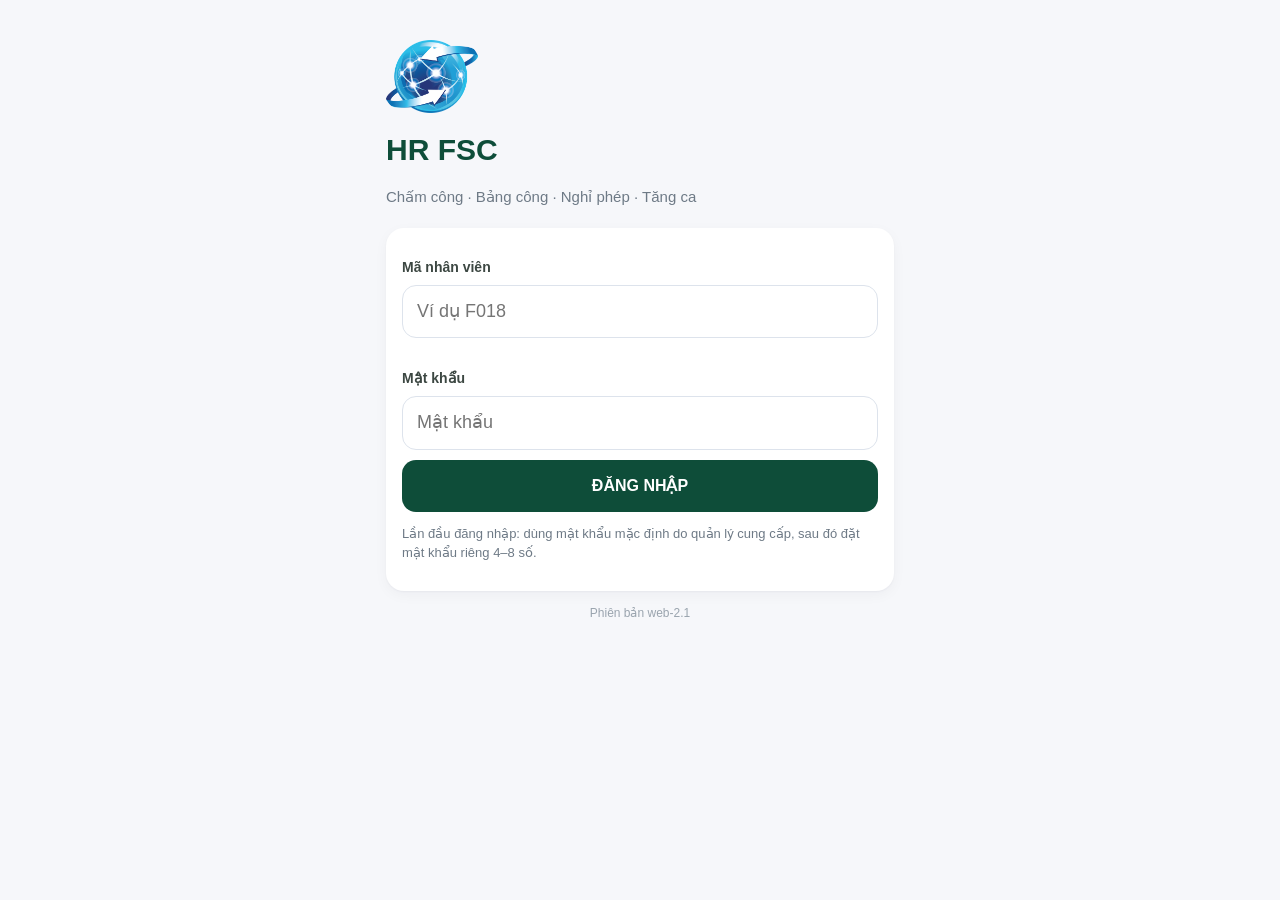
<file: app/index.html>
<!doctype html>
<html lang="vi">
<head>
<meta charset="utf-8">
<meta name="viewport" content="width=device-width, initial-scale=1, viewport-fit=cover, user-scalable=no">
<meta name="theme-color" content="#ffffff">
<meta name="apple-mobile-web-app-capable" content="yes">
<meta name="mobile-web-app-capable" content="yes">
<meta name="apple-mobile-web-app-status-bar-style" content="default">
<meta name="apple-mobile-web-app-title" content="HR FSC">
<title>HR FSC</title>
<link rel="manifest" href="manifest.webmanifest?v=3">
<link rel="icon" href="icon-192.png?v=3" type="image/png">
<link rel="apple-touch-icon" href="icon-180.png?v=3">
<link rel="stylesheet" href="app.css?v=25">
</head>
<body>
<div id="app"></div>
<nav id="nav" hidden></nav>
<div id="modal"></div>
<div id="toast"></div>
<script src="app.js?v=29"></script>
</body>
</html>
</file>
<file: app/app.css>
/* FSC Chấm Công – giao diện theo Mẫu HR FSC (10/11/2026) */
:root {
  --g900: #0A3B2C; --g800: #0E4D39; --g700: #11654B; --g600: #14795A; --g500: #1E8E69; --g100: #DDF5E9; --g50: #EFFAF4;
  --lav: #EEF1FA; --lav2: #F5F7FC; --line: #E4E8F0; --ink: #16201B; --ink2: #3C4742; --muted: #6E7A86; --faint: #9AA4AE;
  --red: #C62F2F; --red50: #FDECEC; --amber: #B26A00; --amber50: #FFF4DE; --blue50: #EAF1FF; --blue: #2F5BD3;
  --card: #fff; --bg: #F6F7FA; --r: 18px;
}
* { box-sizing: border-box; -webkit-tap-highlight-color: transparent; }
html, body { margin: 0; background: var(--bg); color: var(--ink); font: 15px/1.42 -apple-system, BlinkMacSystemFont, "SF Pro Text", "Inter", "Segoe UI", Roboto, sans-serif; }
body { min-height: 100vh; -webkit-font-smoothing: antialiased; }
button { font: inherit; color: inherit; cursor: pointer; }
input, textarea, select { font: inherit; }
svg.i { width: 20px; height: 20px; flex: none; stroke: currentColor; fill: none; stroke-width: 2; stroke-linecap: round; stroke-linejoin: round; vertical-align: middle; }
svg.i.s { width: 16px; height: 16px; }
svg.i.l { width: 26px; height: 26px; }
.hidden { display: none !important; }
.muted { color: var(--muted); } .faint { color: var(--faint); } .green { color: var(--g700); } .red { color: var(--red); } .amber { color: var(--amber); }
.small { font-size: 13px; } .xs { font-size: 12px; } .b { font-weight: 700; } .num { font-variant-numeric: tabular-nums; }
.row { display: flex; align-items: center; gap: 10px; } .row.top { align-items: flex-start; } .sp { flex: 1; min-width: 0; }
.wrap { max-width: 540px; margin: 0 auto; }

/* Đầu trang */
.hdr { position: sticky; top: 0; z-index: 7; background: rgba(255,255,255,.96); backdrop-filter: blur(8px); -webkit-backdrop-filter: blur(8px);
  padding: calc(10px + env(safe-area-inset-top)) 16px 10px; border-bottom: 1px solid #EEF0F4; }
.hdr .wrap { display: flex; align-items: center; gap: 12px; }
.ava { width: 42px; height: 42px; border-radius: 50%; background: var(--g800); color: #fff; display: grid; place-items: center; flex: none; }
.ava.lg { width: 64px; height: 64px; font-size: 22px; font-weight: 700; }
.hdr .nm { font-size: 18px; font-weight: 700; white-space: nowrap; overflow: hidden; text-overflow: ellipsis; }
.hdr .sub { font-size: 13px; color: var(--muted); white-space: nowrap; overflow: hidden; text-overflow: ellipsis; }
.chip { display: inline-flex; align-items: center; gap: 5px; border-radius: 999px; padding: 2px 9px; font-size: 12.5px; font-weight: 600; background: var(--g100); color: var(--g800); white-space: nowrap; }
.chip.gray { background: #EDEFF3; color: var(--ink2); } .chip.red { background: var(--red50); color: var(--red); } .chip.amber { background: var(--amber50); color: var(--amber); }
.chip.blue { background: var(--blue50); color: var(--blue); } .chip.dark { background: var(--g900); color: #fff; } .chip.line { background: #fff; border: 1px solid var(--line); color: var(--ink2); }
.chip .dot { width: 7px; height: 7px; border-radius: 50%; background: currentColor; }
.bell { position: relative; background: none; border: 0; padding: 6px; color: var(--ink); }
.bell .dot { position: absolute; top: 4px; right: 4px; width: 9px; height: 9px; border-radius: 50%; background: #E53935; border: 2px solid #fff; }

/* Trang */
.page { padding: 14px 16px calc(98px + env(safe-area-inset-bottom)); }
.page.plain { padding-bottom: calc(30px + env(safe-area-inset-bottom)); }
.card { background: var(--card); border-radius: var(--r); padding: 16px; margin-bottom: 14px; box-shadow: 0 1px 2px rgba(16,24,40,.04), 0 4px 14px rgba(16,24,40,.04); }
.card.flat { box-shadow: none; border: 1px solid var(--line); }
.lbl { font-size: 12.5px; font-weight: 700; color: var(--ink2); letter-spacing: .05em; text-transform: uppercase; }
.lbl.green { color: var(--g700); }
h2.t { font-size: 18px; margin: 0; font-weight: 700; display: flex; align-items: center; gap: 8px; }
h3.t { font-size: 16px; margin: 0; font-weight: 700; }
.tile { width: 40px; height: 40px; border-radius: 12px; display: grid; place-items: center; background: var(--g100); color: var(--g700); flex: none; }
.tile.lav { background: var(--lav); color: var(--ink2); }
.tile.dark { background: var(--g800); color: #fff; }

/* Đồng hồ */
.clockc { text-align: center; background: linear-gradient(180deg, #fff 0%, #F3F9F6 100%); }
.clockc .k { font-size: 13px; font-weight: 700; letter-spacing: .08em; color: var(--g700); display: flex; justify-content: center; align-items: center; gap: 6px; }
.clockc .k .dot { width: 8px; height: 8px; border-radius: 50%; background: var(--g500); }
.clock { font-size: 52px; font-weight: 800; letter-spacing: .01em; color: var(--g900); font-variant-numeric: tabular-nums; line-height: 1.15; margin: 2px 0; }
.clockc .d { color: var(--ink2); font-size: 15px; display: flex; justify-content: center; align-items: center; gap: 8px; }

/* Vị trí */
.locbtn { margin-left: auto; background: var(--lav); border: 0; border-radius: 12px; padding: 8px 12px; color: var(--g700); font-weight: 600; display: inline-flex; gap: 6px; align-items: center; }
.radar { position: relative; overflow: hidden; margin-top: 14px; background: var(--lav); border-radius: 14px; padding: 16px; display: flex; gap: 12px; align-items: center; min-height: 92px; }
.radar::before, .radar::after { content: ""; position: absolute; left: 50%; top: 50%; border: 1px solid rgba(17,101,75,.13); border-radius: 50%; transform: translate(-50%, -50%); }
.radar::before { width: 150px; height: 150px; } .radar::after { width: 250px; height: 250px; }
.radar > * { position: relative; z-index: 1; }
.radar .wh { width: 54px; height: 54px; border-radius: 50%; background: var(--g800); color: #fff; display: grid; place-items: center; position: relative; flex: none; }
.radar .wh .st { position: absolute; top: 0; right: 0; width: 13px; height: 13px; border-radius: 50%; background: #2ECC71; border: 2px solid #fff; }
.radar.bad .wh { background: #8C96A0; } .radar.bad .wh .st { background: var(--red); }
.radar.warn .wh .st { background: #F2A900; }

/* Ca làm */
.bar { height: 9px; border-radius: 9px; background: #E9EDF5; overflow: hidden; }
.bar > i { display: block; height: 100%; border-radius: 9px; background: var(--g700); }
.bar.thin { height: 6px; }
.okbox { background: var(--lav); border-radius: var(--r); padding: 14px 16px; display: flex; align-items: center; gap: 12px; margin-bottom: 14px; }
.okbox .ck { width: 42px; height: 42px; border-radius: 50%; background: var(--g100); color: var(--g700); display: grid; place-items: center; flex: none; }

/* Nút chính */
.cta { width: 100%; border: 0; border-radius: 20px; padding: 16px 18px; display: flex; align-items: center; gap: 14px; text-align: left; color: #fff;
  background: linear-gradient(135deg, #0E5A43 0%, #0A3B2C 100%); box-shadow: 0 10px 24px rgba(10,59,44,.28); margin-bottom: 10px; }
.cta.in { background: linear-gradient(135deg, #15805F 0%, #0E4D39 100%); }
.cta:disabled { background: #B9C2CB; box-shadow: none; }
.cta .ic { width: 50px; height: 50px; border-radius: 50%; background: rgba(255,255,255,.14); display: grid; place-items: center; flex: none; }
.cta .tt { font-size: 21px; font-weight: 800; letter-spacing: .01em; }
.cta .ss { font-size: 13.5px; opacity: .85; font-weight: 600; }
.alt { display: block; width: 100%; background: none; border: 0; color: var(--g700); font-weight: 600; padding: 6px 0 14px; text-align: center; }
.alt:disabled { color: var(--faint); }

/* Danh sách */
.li { display: flex; align-items: center; gap: 12px; padding: 12px 0; border-bottom: 1px solid #F0F2F6; }
.li:last-child { border-bottom: 0; }
.li.hl { background: var(--lav); border-radius: 14px; padding: 12px; border: 0; margin: 4px 0; }
.li .ti { font-weight: 700; } .li .su { font-size: 13.5px; color: var(--ink2); }
.li .rt { text-align: right; } .li .rt .v { font-weight: 700; color: var(--g700); } .li .rt .w { font-size: 13px; color: var(--muted); }
.dblk { width: 46px; height: 50px; border-radius: 12px; background: var(--lav); display: flex; flex-direction: column; align-items: center; justify-content: center; flex: none; }
.dblk .w { font-size: 12px; color: var(--muted); font-weight: 600; } .dblk .n { font-size: 19px; font-weight: 800; line-height: 1.1; }
.dblk.sun { background: var(--g100); color: var(--g800); }
.note { display: flex; gap: 10px; align-items: flex-start; background: var(--lav); border-radius: 14px; padding: 12px; color: var(--ink2); font-size: 13.5px; }
.note.mint { background: var(--g50); }

/* Kỳ */
.kysel { display: flex; align-items: center; gap: 8px; padding: 10px; }
.kysel button { width: 42px; height: 42px; border-radius: 12px; border: 0; background: var(--lav); color: var(--g800); display: grid; place-items: center; }
.kysel button:disabled { color: #C3CAD2; background: #F3F5F8; }
.kysel .m { flex: 1; text-align: center; }
.kysel .m .a { font-size: 18px; font-weight: 800; display: flex; align-items: center; justify-content: center; gap: 6px; }

/* Thẻ thực nhận */
.hero { border-radius: 20px; padding: 16px 18px; color: #fff; background: radial-gradient(circle at 85% 70%, rgba(255,255,255,.08) 0 70px, transparent 71px), linear-gradient(135deg, #136B50 0%, #0A3B2C 100%); margin-bottom: 14px; box-shadow: 0 10px 22px rgba(10,59,44,.22); }
.hero .chip { background: rgba(255,255,255,.16); color: #fff; }
.hero .chip .dot { background: #6EE7A8; }
.hero .k { font-size: 13px; font-weight: 700; letter-spacing: .06em; opacity: .85; margin-top: 12px; }
.hero .v { font-size: 38px; font-weight: 800; line-height: 1.1; font-variant-numeric: tabular-nums; }
.hero .v small { font-size: 18px; text-decoration: underline; margin-left: 2px; }
.hero .f { display: flex; justify-content: space-between; gap: 8px; font-size: 13.5px; border-top: 1px solid rgba(255,255,255,.18); padding-top: 9px; margin-top: 10px; }
.hero .f b { color: #9FF0C4; }

/* Ô thống kê */
.stats2 { display: grid; grid-template-columns: 1fr 1fr; gap: 10px; }
.stats3 { display: grid; grid-template-columns: 1fr 1fr 1fr; gap: 8px; }
.st { background: var(--lav); border-radius: 14px; padding: 12px; min-width: 0; }
.st .k { font-size: 12.5px; font-weight: 700; color: var(--ink2); display: flex; align-items: center; gap: 6px; text-transform: uppercase; letter-spacing: .03em; }
.st .v { font-size: 28px; font-weight: 800; line-height: 1.15; font-variant-numeric: tabular-nums; }
.st .v small { font-size: 14px; font-weight: 600; color: var(--muted); }
.st .s { font-size: 12.5px; color: var(--muted); white-space: nowrap; overflow: hidden; text-overflow: ellipsis; }
.st.dark { background: var(--g900); color: #fff; } .st.dark .k, .st.dark .s, .st.dark .v small { color: #CFE9DD; }
.st.mint { background: var(--g50); border: 1px solid var(--g100); } .st.mint .k { color: var(--g700); } .st.mint .v { color: var(--g800); }
.st.w { background: #fff; border: 1px solid var(--line); }

/* Phân đoạn */
.seg { display: flex; background: #EAEEF5; border-radius: 14px; padding: 4px; gap: 4px; margin-bottom: 14px; }
.seg button { flex: 1; white-space: nowrap; font-size: 14.5px; border: 0; background: none; border-radius: 11px; padding: 10px 6px; font-weight: 600; color: var(--ink2); display: flex; justify-content: center; align-items: center; gap: 6px; }
.seg button.on { background: #fff; color: var(--g800); box-shadow: 0 1px 3px rgba(16,24,40,.08); }
.seg button .chip { padding: 0 7px; background: var(--g800); color: #fff; }
.seg.sm button { padding: 8px 4px; font-size: 14px; }

/* Phiếu lương */
.tbl .hd { display: flex; justify-content: space-between; font-size: 12.5px; font-weight: 700; color: var(--g700); letter-spacing: .05em; padding: 14px 2px 6px; text-transform: uppercase; }
.tbl .hd.k { color: var(--ink2); }
.tbl .r { display: flex; align-items: center; gap: 10px; background: var(--lav2); border-radius: 10px; padding: 9px 10px; margin-bottom: 5px; }
.tbl .r .l { flex: 1; min-width: 0; } .tbl .r .l .s { font-size: 12.5px; color: var(--muted); }
.tbl .r .a { font-weight: 600; font-variant-numeric: tabular-nums; white-space: nowrap; }
.tbl .r.info .a { color: var(--muted); font-weight: 500; font-size: 14px; }
.tbl .r.sum { background: var(--lav); font-weight: 700; font-size: 16px; }
.tbl .r.sum .a { color: var(--g700); font-weight: 800; }
.net { display: flex; align-items: center; background: var(--g50); border: 1px solid #BFE9D3; border-radius: 14px; padding: 12px 14px; margin-top: 12px; }
.net .k { font-weight: 700; color: var(--g700); font-size: 13px; letter-spacing: .04em; } .net .v { margin-left: auto; font-size: 24px; font-weight: 800; color: var(--g800); font-variant-numeric: tabular-nums; }
.sign { display: grid; grid-template-columns: 1fr 1fr; gap: 10px; margin-top: 12px; }
.sign > div { background: var(--lav); border-radius: 12px; padding: 10px; text-align: center; font-size: 13px; color: var(--ink2); }
.sign svg { color: var(--g700); margin-top: 4px; }
.btn { width: 100%; border: 0; border-radius: 14px; padding: 15px; font-weight: 700; font-size: 16px; display: flex; justify-content: center; align-items: center; gap: 10px; margin-top: 10px; }
.btn.pri { background: var(--g800); color: #fff; } .btn.pri:disabled { background: #B9C2CB; }
.btn.dark { background: var(--g900); color: #fff; letter-spacing: .02em; box-shadow: 0 8px 18px rgba(10,59,44,.2); }
.btn.dark:disabled { background: #B9C2CB; box-shadow: none; }
.btn.soft { background: var(--blue50); color: var(--ink2); font-weight: 600; font-size: 15px; }
.btn.line { background: #fff; border: 1px solid var(--line); color: var(--ink2); font-weight: 600; }
.btn.danger { background: var(--red50); color: var(--red); }

/* Bảng công: ngày */
.dayc { border-radius: 14px; background: #fff; border: 1px solid #EEF1F6; padding: 12px; margin-bottom: 10px; }
.dayc.sun { border-left: 4px solid var(--g700); }
.dayc.pend { opacity: .8; border-style: dashed; }
.dayc .tm { display: flex; gap: 16px; align-items: center; margin-top: 8px; padding-top: 8px; border-top: 1px solid #F1F3F7; font-size: 14px; color: var(--ink2); flex-wrap: wrap; }
.dayc .tm span { display: inline-flex; align-items: center; gap: 5px; }
.dayc .ot { margin-left: auto; }
.lock { display: flex; align-items: center; gap: 12px; background: #E9EEF2; border-radius: 16px; padding: 12px 14px; margin-bottom: 14px; }
.lock .tile { background: var(--g900); color: #fff; }

/* Biểu mẫu */
.fl { font-size: 14px; color: var(--ink2); font-weight: 600; margin: 14px 0 7px; display: flex; justify-content: space-between; align-items: center; }
.fl .rq { color: var(--red); }
.opts { display: grid; grid-template-columns: 1fr 1fr; gap: 8px; }
.opt { text-align: left; border: 1.5px solid transparent; background: var(--lav); border-radius: 14px; padding: 11px 12px; position: relative; }
.opt .a { font-weight: 600; } .opt .b2 { font-size: 13px; color: var(--muted); }
.opt.on { background: var(--g100); border-color: #9FDDBF; } .opt.on .a { color: var(--g800); }
.opt .ck { position: absolute; right: 10px; top: 50%; transform: translateY(-50%); width: 20px; height: 20px; border-radius: 50%; border: 2px solid #B9C2CB; }
.opt.on .ck { border-color: var(--g700); background: var(--g700); box-shadow: inset 0 0 0 3px var(--g100); }
.opt.full { grid-column: 1 / -1; display: flex; gap: 10px; align-items: center; }
.opt:disabled { opacity: .45; }
.fld { background: var(--lav); border-radius: 14px; padding: 9px 12px; border: 1.5px solid transparent; }
.fld:focus-within { border-color: #9FDDBF; background: #fff; }
.fld .k { font-size: 12.5px; color: var(--muted); }
.fld input, .fld textarea, .fld select { width: 100%; border: 0; background: transparent; padding: 3px 0; font-size: 18px; font-weight: 600; color: var(--ink); outline: 0; -webkit-appearance: none; appearance: none; min-height: 30px; }
.fld textarea { font-size: 15.5px; font-weight: 400; resize: none; }
.grid2 { display: grid; grid-template-columns: 1fr 1fr; gap: 8px; }
.pills { display: flex; gap: 8px; overflow-x: auto; padding-bottom: 4px; -webkit-overflow-scrolling: touch; }
.pills button { border: 0; background: var(--lav); border-radius: 999px; padding: 8px 13px; white-space: nowrap; font-size: 14px; }
.pills button.on { background: var(--g100); color: var(--g800); font-weight: 600; }
.sum { display: flex; align-items: center; gap: 8px; background: var(--lav); border-radius: 12px; padding: 10px 12px; margin-top: 8px; font-size: 14.5px; }
.err { color: var(--red); font-size: 14px; margin-top: 8px; white-space: pre-line; }
.inp { width: 100%; font-size: 18px; padding: 13px 14px; border: 1.5px solid #DDE3EC; border-radius: 14px; background: #fff; color: var(--ink); outline: 0; -webkit-appearance: none; }
.inp:focus { border-color: var(--g600); }

/* Đơn */
.req { background: var(--lav2); border-radius: 14px; padding: 12px; margin-bottom: 10px; border: 1px solid #EDF0F6; }
.ft { display: flex; justify-content: space-between; gap: 8px; background: #fff; border-radius: 10px; padding: 8px 10px; margin-top: 8px; font-size: 13px; color: var(--ink2); }
.lnk { background: none; border: 0; color: var(--g700); font-weight: 600; padding: 4px 0; display: inline-flex; align-items: center; gap: 5px; }
.lnk.red { color: var(--red); }

/* Thanh tab dưới */
nav { position: fixed; left: 0; right: 0; bottom: 0; z-index: 8; background: rgba(255,255,255,.97); border-top: 1px solid #ECEFF3; padding-bottom: env(safe-area-inset-bottom); }
nav .wrap { display: flex; }
nav button { flex: 1; border: 0; background: none; padding: 9px 0 8px; color: var(--ink2); display: flex; flex-direction: column; align-items: center; gap: 3px; font-size: 12.5px; font-weight: 600; }
nav button.on { color: var(--g700); }
nav button svg.i { width: 25px; height: 25px; stroke-width: 1.7; }

/* Hộp thoại */
.modal { position: fixed; inset: 0; background: rgba(9,20,15,.45); display: flex; align-items: flex-end; justify-content: center; z-index: 20; }
.modal .box { background: #fff; border-radius: 22px 22px 0 0; padding: 18px 18px calc(18px + env(safe-area-inset-bottom)); width: 100%; max-width: 540px; max-height: 88vh; overflow-y: auto; }
.modal.center { align-items: center; padding: 22px; } .modal.center .box { border-radius: 20px; padding-bottom: 18px; }
.modal .box p { white-space: pre-line; margin: 8px 0; color: var(--ink2); }
.modal .acts { display: flex; gap: 10px; margin-top: 14px; }
.modal .acts button { flex: 1; border: 0; border-radius: 14px; padding: 13px; font-weight: 700; background: #EEF1F5; }
.modal .acts button.pri { background: var(--g800); color: #fff; }
#toast { position: fixed; left: 50%; bottom: calc(90px + env(safe-area-inset-bottom)); transform: translateX(-50%); z-index: 30; }
#toast div { background: var(--g900); color: #fff; padding: 10px 16px; border-radius: 12px; font-size: 14px; box-shadow: 0 8px 20px rgba(0,0,0,.2); max-width: 90vw; }

/* Đăng nhập */
.login h1 { color: var(--g800); font-size: 30px; margin: 30px 0 2px; }
.login .fl { margin-top: 14px; }

/* In phiếu lương */
@media print {
  .hdr, nav, .kysel, .seg, .hero, .noprint, #toast { display: none !important; }
  body, html { background: #fff; }
  .page { padding: 0; }
  .card { box-shadow: none; border: 1px solid #ccc; }
}

.stats3 .st { padding: 10px; }
.stats3 .st .v { font-size: 24px; }
.stats3 .st .v small { display: block; font-size: 12.5px; }
.stats3 .st .k { font-size: 12px; }
.seg button .i { display: none; }
@media (min-width: 400px) { .seg button .i { display: inline-block; } }
.req .row b, .card .row b { white-space: nowrap; }
.shift .t2 { font-size: 13.5px; font-weight: 600; }

nav button { position: relative; }
nav .nbadge { position: absolute; top: 4px; left: 54%; min-width: 18px; height: 18px; padding: 0 5px; border-radius: 9px; background: #E53935; color: #fff; font-size: 11px; line-height: 18px; font-weight: 700; }
nav.six button { font-size: 11.5px; }
nav.six button svg.i { width: 23px; height: 23px; }
.amber { color: var(--amber); }

.login .brand { display: block; width: 92px; height: auto; margin: 26px 0 -14px; }
</file>
